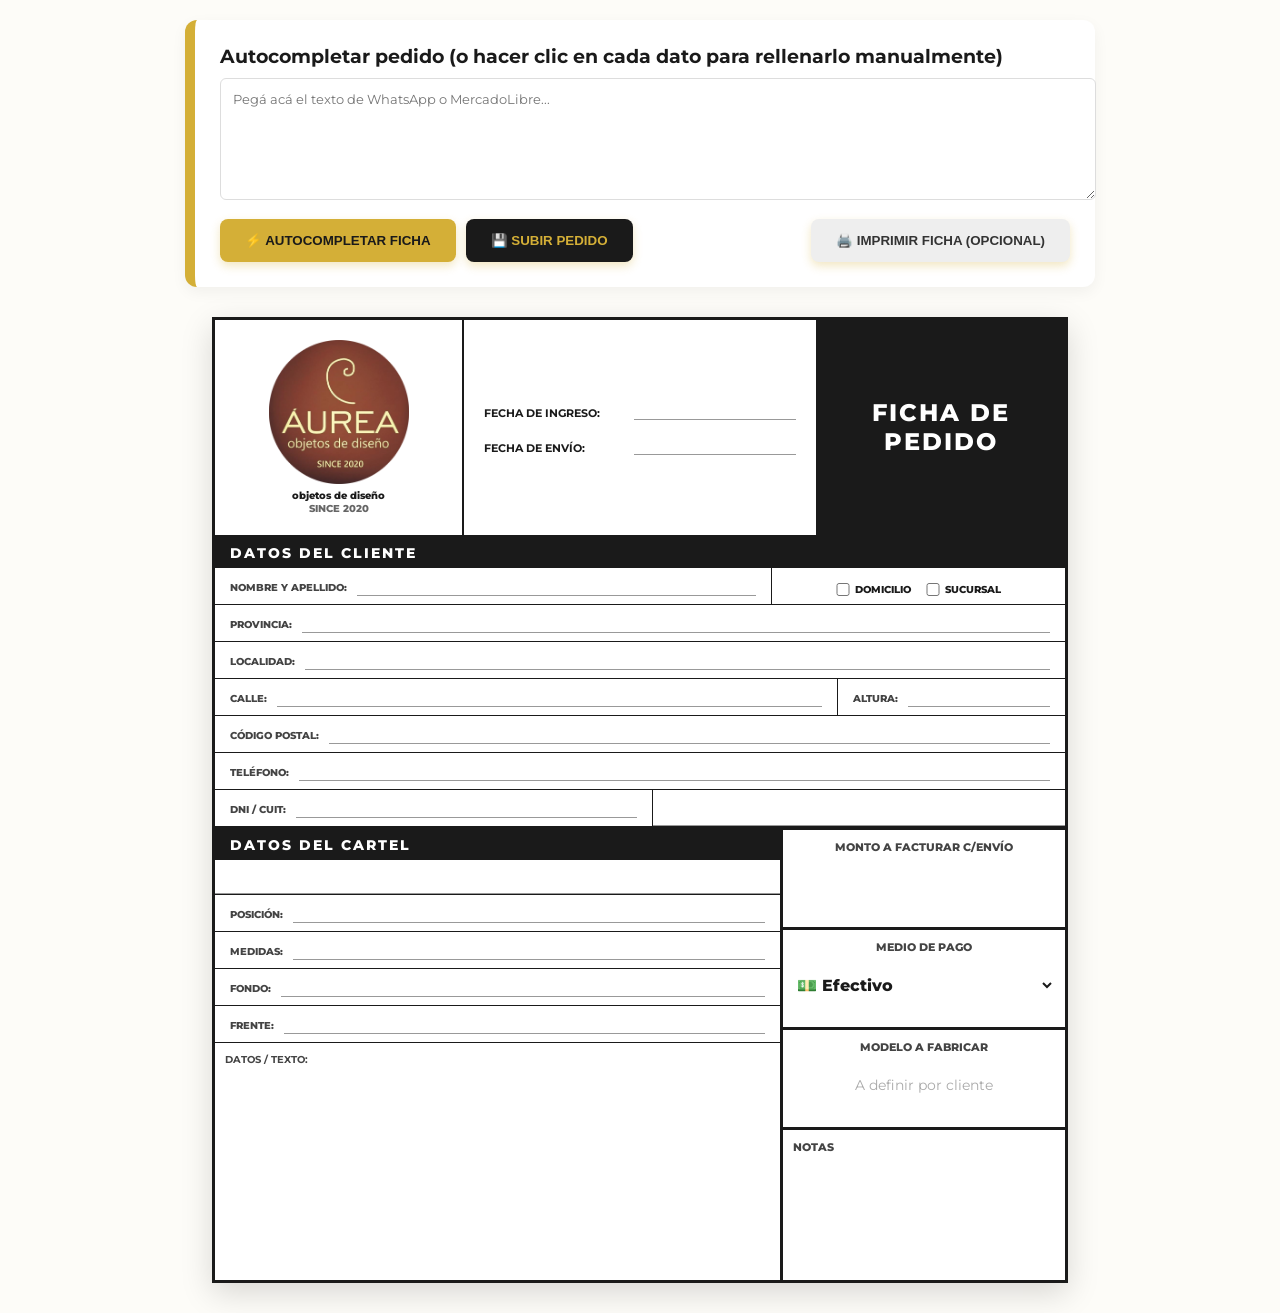
<file: index.html>
<!DOCTYPE html>
<html lang="es">

<head>
    <meta charset="UTF-8">
    <meta name="viewport" content="width=device-width, initial-scale=1.0">
    <title>Ingreso de Pedidos - Áurea</title>
    <link href="https://fonts.googleapis.com/css2?family=Montserrat:wght@400;600;700;800&display=swap" rel="stylesheet">
    <link rel="stylesheet" href="estilos.css">
    <link rel="icon" type="image/png" href="favicon.png">
    <style>
        /* =========================================
           DISEÑO RÉPLICA "FICHA DE PAPEL"
           ========================================= */
        .ficha-impresion {
            background: #fff;
            max-width: 850px;
            margin: 30px auto;
            border: 3px solid #1a1a1a;
            font-family: 'Montserrat', sans-serif;
            color: #1a1a1a;
            box-shadow: 0 10px 30px rgba(0, 0, 0, 0.15);
        }

        .ficha-impresion * {
            box-sizing: border-box;
        }

        /* Encabezado */
        .ficha-header {
            display: flex;
            border-bottom: 3px solid #1a1a1a;
        }

        .header-logo {
            flex: 1;
            padding: 20px;
            text-align: center;
            border-right: 2px solid #1a1a1a;
            display: flex;
            flex-direction: column;
            align-items: center;
            justify-content: center;
        }

        .header-logo img {
            max-width: 140px;
            margin-bottom: 5px;
        }

        .header-logo p {
            margin: 0;
            font-size: 10px;
            font-weight: 800;
        }

        .header-fechas {
            flex: 1.5;
            padding: 15px 20px;
            border-right: 2px solid #1a1a1a;
            display: flex;
            flex-direction: column;
            justify-content: center;
            gap: 15px;
            font-size: 13px;
        }

        .fecha-linea {
            display: flex;
            align-items: flex-end;
        }

        .fecha-linea strong {
            width: 150px;
            font-size: 11px;
        }

        .header-titulo {
            flex: 1;
            background: #1a1a1a;
            color: #fff;
            display: flex;
            align-items: center;
            justify-content: center;
            font-size: 24px;
            font-weight: 800;
            letter-spacing: 2px;
            text-align: center;
            padding: 20px;
        }

        /* Barras Negras de Título */
        .titulo-barra {
            background: #1a1a1a;
            color: #fff;
            padding: 6px 15px;
            font-size: 14px;
            font-weight: 800;
            letter-spacing: 2px;
        }

        /* Filas y Campos tipo Formulario */
        .fila-dato {
            display: flex;
            border-bottom: 1px solid #1a1a1a;
            min-height: 35px;
        }

        .fila-dato:last-child {
            border-bottom: none;
        }

        .campo {
            padding: 8px 15px;
            display: flex;
            align-items: flex-end;
            gap: 10px;
            border-right: 1px solid #1a1a1a;
        }

        .campo:last-child {
            border-right: none;
        }

        .campo strong {
            font-weight: 800;
            color: #444;
            font-size: 10px;
            white-space: nowrap;
            margin-bottom: 2px;
        }

        /* El subrayado donde va el texto */
        .valor {
            flex: 1;
            font-weight: 700;
            font-size: 14px;
            text-transform: uppercase;
            color: #1a1a1a;
            border-bottom: 1px solid #999;
            min-height: 20px;
            padding-left: 5px;
            font-family: 'Montserrat', sans-serif;
        }

        /* Zona Inferior (Cartelería y Cajas) */
        .zona-inferior {
            display: flex;
            border-top: 3px solid #1a1a1a;
        }

        .col-carteleria {
            flex: 2;
            border-right: 3px solid #1a1a1a;
            display: flex;
            flex-direction: column;
        }

        .col-cajas {
            flex: 1;
            display: flex;
            flex-direction: column;
        }

        .caja-cuadrada {
            border-bottom: 3px solid #1a1a1a;
            padding: 10px;
            text-align: center;
            height: 100px;
            display: flex;
            flex-direction: column;
        }

        .caja-cuadrada strong {
            font-size: 11px;
            font-weight: 800;
            color: #444;
        }

        .caja-cuadrada .valor-caja {
            margin: auto;
            font-size: 22px;
            font-weight: 800;
            color: #1a1a1a;
        }

        .caja-notas {
            flex: 1;
            padding: 10px;
            position: relative;
            min-height: 150px;
        }

        .caja-notas strong {
            position: absolute;
            top: 10px;
            left: 10px;
            font-size: 11px;
            font-weight: 800;
            color: #444;
        }

        /* Panel del Vendedor (Para no molestar al imprimir) */
        .panel-vendedor {
            background: white;
            padding: 25px;
            margin: 20px auto;
            max-width: 850px;
            border-radius: 12px;
            box-shadow: 0 5px 15px rgba(0, 0, 0, 0.05);
            border-left: 10px solid var(--dorado);
        }

        textarea {
            width: 100%;
            padding: 12px;
            border: 1px solid #ddd;
            border-radius: 6px;
            font-family: inherit;
            margin-bottom: 15px;
            resize: vertical;
        }

        @media print {
            body {
                background: white;
                padding: 0;
            }

            .header-sistema,
            .panel-vendedor {
                display: none !important;
            }

            .ficha-impresion {
                margin: 0;
                box-shadow: none;
                border: 3px solid #000;
                width: 100%;
                max-width: 100%;
            }
        }

        /* Efecto Visual para todo lo que es Editable (Click y escribir) */
        [contenteditable="true"] {
            outline: none;
            transition: background 0.2s;
            cursor: text;
        }

        [contenteditable="true"]:hover,
        [contenteditable="true"]:focus {
            background-color: #f0f8ff;
            /* Celestito para indicar que es editable */
            border-bottom: 2px solid var(--dorado) !important;
        }
    </style>
</head>

<body>
    <div class="panel-vendedor">
        <h3 style="margin:0 0 10px 0;"> Autocompletar pedido (o hacer clic en cada dato para rellenarlo manualmente)</h3>
        <textarea id="texto-whatsapp" rows="6" placeholder="Pegá acá el texto de WhatsApp o MercadoLibre..."></textarea>
        <div style="display:flex; gap:10px;">
            <button class="btn-aurea" onclick="procesarTexto()">⚡ autocompletar ficha</button>
            <button class="btn-aurea" style="background:var(--antracita); color:var(--dorado);"
                onclick="guardarPedido()">💾 subir pedido</button>
            <button class="btn-aurea" style="background:#eee; color:#333; margin-left: auto;"
                onclick="window.print()">🖨️ Imprimir ficha (opcional)</button>
        </div>
    </div>

    <div class="ficha-impresion">

        <header class="ficha-header">
            <div class="header-logo">
                <img src="logo aurea.png" alt="ÁUREA">
                <p>objetos de diseño</p>
                <p style="color:#666;">SINCE 2020</p>
            </div>
            <div class="header-fechas">
                <div class="fecha-linea">
                    <strong>FECHA DE INGRESO:</strong>
                    <span class="valor" id="fecha-ingreso" contenteditable="true"></span>
                </div>
                <div class="fecha-linea">
                    <strong>FECHA DE ENVÍO:</strong>
                    <span class="valor" id="fecha-envio" contenteditable="true"></span>
                </div>
            </div>
            <div class="header-titulo">
                FICHA DE<br>PEDIDO
            </div>
        </header>
        <div id="alerta-vip"
            style="display: none; background: #fff3cd; color: #856404; padding: 15px; border-radius: 8px; margin-bottom: 20px; text-align: center; border: 2px dashed #ffc107; box-shadow: 0 4px 6px rgba(0,0,0,0.1);">
            <h3 style="margin: 0 0 5px 0; font-size: 18px; font-weight: 900;">🌟 ¡CLIENTE FRECUENTE! 🌟</h3>
            <p id="texto-vip" style="margin: 0; font-size: 14px; font-weight: bold;"></p>
        </div>
        <div class="titulo-barra">DATOS DEL CLIENTE</div>

        <div class="fila-dato">
            <div class="campo" style="flex: 3;">
                <strong>NOMBRE Y APELLIDO:</strong>
                <span class="valor" id="nombre-cliente" contenteditable="true"></span>
            </div>
            <div class="campo" style="flex: 1.5; justify-content: center; gap: 15px;">
                <label
                    style="font-size: 10px; font-weight:800; display:flex; align-items:center; gap:5px; cursor:pointer;">
                    <input type="checkbox" id="check-domicilio" style="width:14px; margin:0; cursor:pointer;"> DOMICILIO
                </label>
                <label
                    style="font-size: 10px; font-weight:800; display:flex; align-items:center; gap:5px; cursor:pointer;">
                    <input type="checkbox" id="check-sucursal" style="width:14px; margin:0; cursor:pointer;"> SUCURSAL
                </label>
            </div>
        </div>

        <div class="fila-dato">
            <div class="campo" style="flex: 1;"><strong>PROVINCIA:</strong><span class="valor" id="provincia"
                    contenteditable="true"></span>
            </div>
        </div>

        <div class="fila-dato">
            <div class="campo" style="flex: 1;"><strong>LOCALIDAD:</strong><span class="valor" id="localidad"
                    contenteditable="true"></span>
            </div>
        </div>

        <div class="fila-dato">
            <div class="campo" style="flex: 3;"><strong>CALLE:</strong><span class="valor" id="calle"
                    contenteditable="true"></span></div>
            <div class="campo" style="flex: 1;"><strong>ALTURA:</strong><span class="valor" id="altura"
                    contenteditable="true"></span></div>
        </div>

        <div class="fila-dato">
            <div class="campo" style="flex: 1;"><strong>CÓDIGO POSTAL:</strong><span class="valor" id="cp"
                    contenteditable="true"></span></div>
        </div>

        <div class="fila-dato">
            <div class="campo" style="flex: 1;"><strong>TELÉFONO:</strong><span class="valor" id="telefono"
                    contenteditable="true"></span>
            </div>
        </div>

        <div class="fila-dato">
            <div class="campo" style="flex: 1;"><strong>DNI / CUIT:</strong><span class="valor" id="dni"
                    contenteditable="true"></span></div>
            <span class="valor" id="datos-envio"contenteditable="true"></span>
        </div>

        <div class="zona-inferior">

            <div class="col-carteleria">
                <div class="titulo-barra">DATOS DEL CARTEL</div>
                <div class="fila-dato">
                    <span class="valor" id="nick"contenteditable="true"></span>
                </div>
                <div class="fila-dato">
                    <div class="campo" style="flex: 1;"><strong>POSICIÓN:</strong><span class="valor" id="posicion"
                            contenteditable="true"></span></div>
                </div>
                <div class="fila-dato">
                    <div class="campo" style="flex: 1;"><strong>MEDIDAS:</strong><span class="valor" id="medidas"
                            contenteditable="true"></span></div>
                </div>
                <div class="fila-dato">
                    <div class="campo" style="flex: 1;"><strong>FONDO:</strong><span class="valor" id="fondo"
                            contenteditable="true"></span>
                    </div>
                </div>
                <div class="fila-dato">
                    <div class="campo" style="flex: 1;"><strong>FRENTE:</strong><span class="valor" id="frente"
                            contenteditable="true"></span>
                    </div>
                </div>

                <div class="fila-dato" style="flex: 1; border-bottom: none; flex-direction: column; padding: 10px;">
                    <strong style="font-size: 10px; color:#444;">DATOS / TEXTO:</strong>
                    <div id="datos-cartel" contenteditable="true"
                        style="flex: 1; margin-top: 10px; font-family: monospace; font-size: 18px; font-weight: 800; border: none; text-transform: uppercase;">
                    </div>
                </div>
            </div>

            <div class="col-cajas">
                <div class="caja-cuadrada">
                    <strong>MONTO A FACTURAR C/ENVÍO</strong>
                    <div class="valor-caja" id="monto" contenteditable="true"></div>
                </div>
                <div class="caja-cuadrada">
                    <strong>MEDIO DE PAGO</strong>
                    <select id="medio-pago" class="valor-caja"
                        style="width: 100%; border: none; background: transparent; cursor: pointer; outline: none; font-family: inherit; font-size: inherit;">
                        <option value="Efectivo">💵 Efectivo</option>
                        <option value="Transferencia Bancaria">🏦 Transferencia</option>
                        <option value="Mercado Pago">📱 Mercado Pago</option>
                    </select>
                </div>
                <div class="caja-cuadrada">
                    <strong>MODELO A FABRICAR</strong>
                    <div class="valor-caja" style="color:#aaa; font-weight:400; font-size:14px;">A definir por cliente
                    </div>
                </div>
                <div class="caja-notas">
                    <strong>NOTAS</strong>
                    <div contenteditable="true" style="margin-top: 25px; height: 100%; outline: none; font-size: 13px;">
                    </div>
                </div>
            </div>
        </div>

    </div>

    <script src="logica.js?v=2"></script>
</body>

</html>
</file>
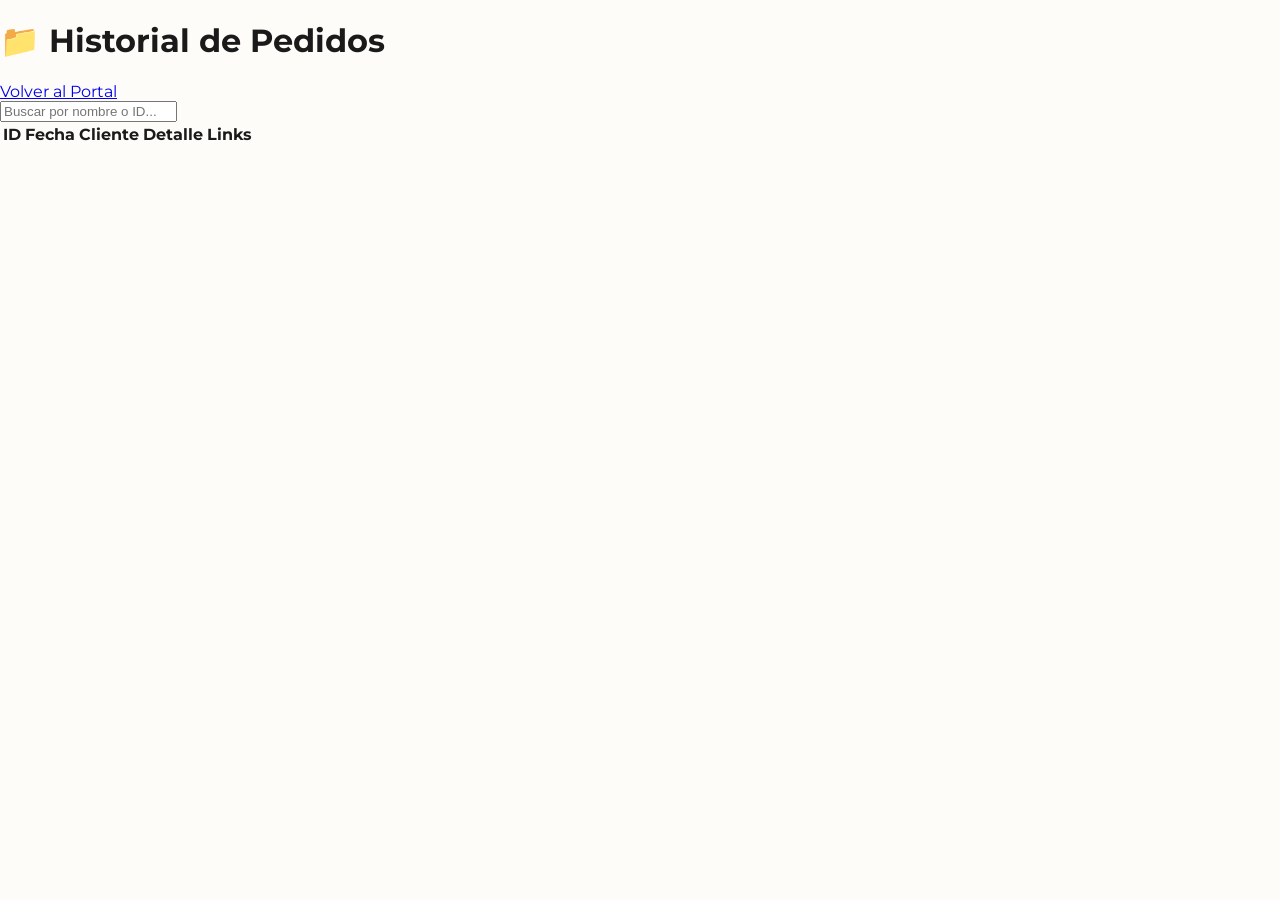
<file: archivo.html>
<!DOCTYPE html>
<html lang="es">

<head>
    <meta charset="UTF-8">
    <title>Archivo Histórico - Áurea Deco</title>
    <link rel="stylesheet" href="estilos.css">
    <meta name="viewport" content="width=device-width, initial-scale=1.0">
    <link href="https://fonts.googleapis.com/css2?family=Montserrat:wght@400;600;700&display=swap" rel="stylesheet">
    <link rel="icon" type="image/png" href="favicon.png">

</head>

<body>
    <div class="container">
        <header>
            <h1>📁 Historial de Pedidos</h1>
            <a href="portal.html" class="btn-volver">Volver al Portal</a>
        </header>

        <input type="text" id="buscador" placeholder="Buscar por nombre o ID..." onkeyup="filtrarArchivo()">

        <table id="tabla-archivo">
            <thead>
                <tr>
                    <th>ID</th>
                    <th>Fecha</th>
                    <th>Cliente</th>
                    <th>Detalle</th>
                    <th>Links</th>
                </tr>
            </thead>
            <tbody id="cuerpo-archivo">
            </tbody>
        </table>
    </div>
    <script src="archivo.js"></script>
</body>

</html>
</file>
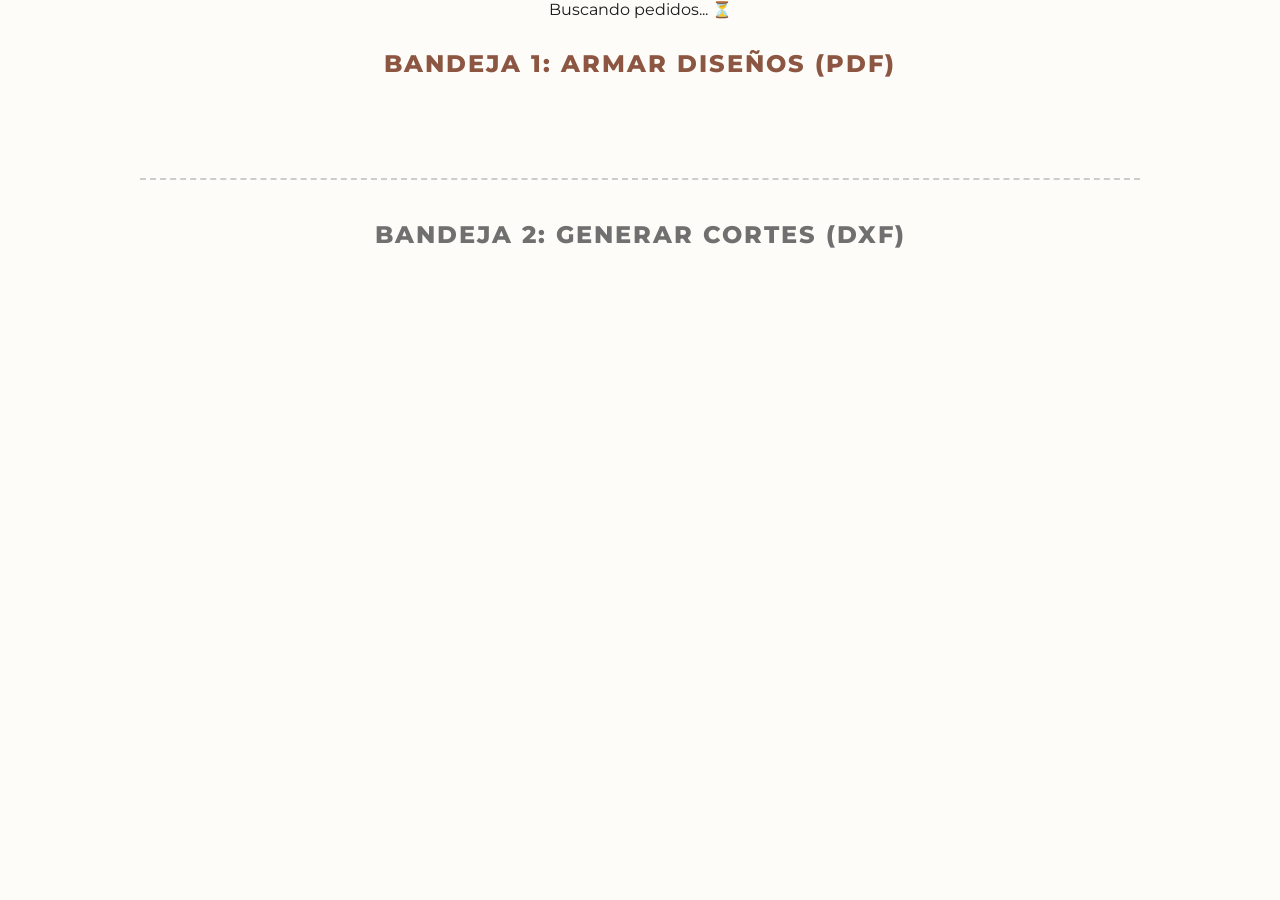
<file: disenador.html>
<!DOCTYPE html>
<html lang="es">

<head>
    <meta charset="UTF-8">
    <meta name="viewport" content="width=device-width, initial-scale=1.0">
    <title>Panel de Diseño - Áurea</title>
    <link href="https://fonts.googleapis.com/css2?family=Montserrat:wght@400;600;700&display=swap" rel="stylesheet">
    <link rel="stylesheet" href="estilos.css">
    <link rel="icon" type="image/png" href="favicon.png">
 
    <style>
        .contenedor-tarjetas {
            display: flex;
            flex-wrap: wrap;
            gap: 20px;
            justify-content: center;
            max-width: 1200px;
            margin: 0 auto;
        }

        .tarjeta-diseno {
            background: white;
            padding: 20px;
            border-radius: 12px;
            box-shadow: 0 4px 10px rgba(0, 0, 0, 0.1);
            width: 320px;
            border-top: 4px solid #1a1a1a;
        }

        .tarjeta-dxf {
            background: white;
            padding: 20px;
            border-radius: 12px;
            box-shadow: 0 4px 10px rgba(0, 0, 0, 0.1);
            width: 320px;
            border-top: 4px solid #007bff;
        }

        .datos-cartel {
            background: #f9f9f9;
            padding: 10px;
            border-radius: 6px;
            margin: 15px 0;
            border-left: 3px solid #d4af37;
            font-family: monospace;
            font-size: 15px;
        }

        .input-link {
            width: 100%;
            padding: 10px;
            border: 1px solid #ccc;
            border-radius: 6px;
            margin-bottom: 10px;
            box-sizing: border-box;
        }

        .btn-subir {
            background-color: #1a1a1a;
            color: #d4af37;
            border: none;
            padding: 10px;
            border-radius: 6px;
            width: 100%;
            cursor: pointer;
            font-weight: bold;
        }

        .btn-subir:hover {
            background-color: #333;
        }

        .btn-dxf {
            background-color: #007bff;
            color: white;
            border: none;
            padding: 12px;
            border-radius: 6px;
            width: 100%;
            cursor: pointer;
            font-weight: bold;
            margin-top: 10px;
        }

        .btn-dxf:hover {
            background-color: #0056b3;
        }
    </style>
</head>

<body>
    <div id="cargando" style="text-align: center;">Buscando pedidos... ⏳</div>
    <h2 style="text-align: center; margin-top: 30px;">Bandeja 1: Armar Diseños (PDF)</h2>
    
    <div class="contenedor-tarjetas" id="contenedor-nuevos"></div>

    <hr style="margin: 40px auto; max-width: 1000px; border: 0; border-top: 2px dashed #ccc;">

    <h2 style="text-align: center; color: #707070;">Bandeja 2: Generar cortes  (DXF)</h2>
    <div class="contenedor-tarjetas" id="contenedor-dxf"></div>

    <script src="disenador.js"></script>
</body>

</html>
</file>
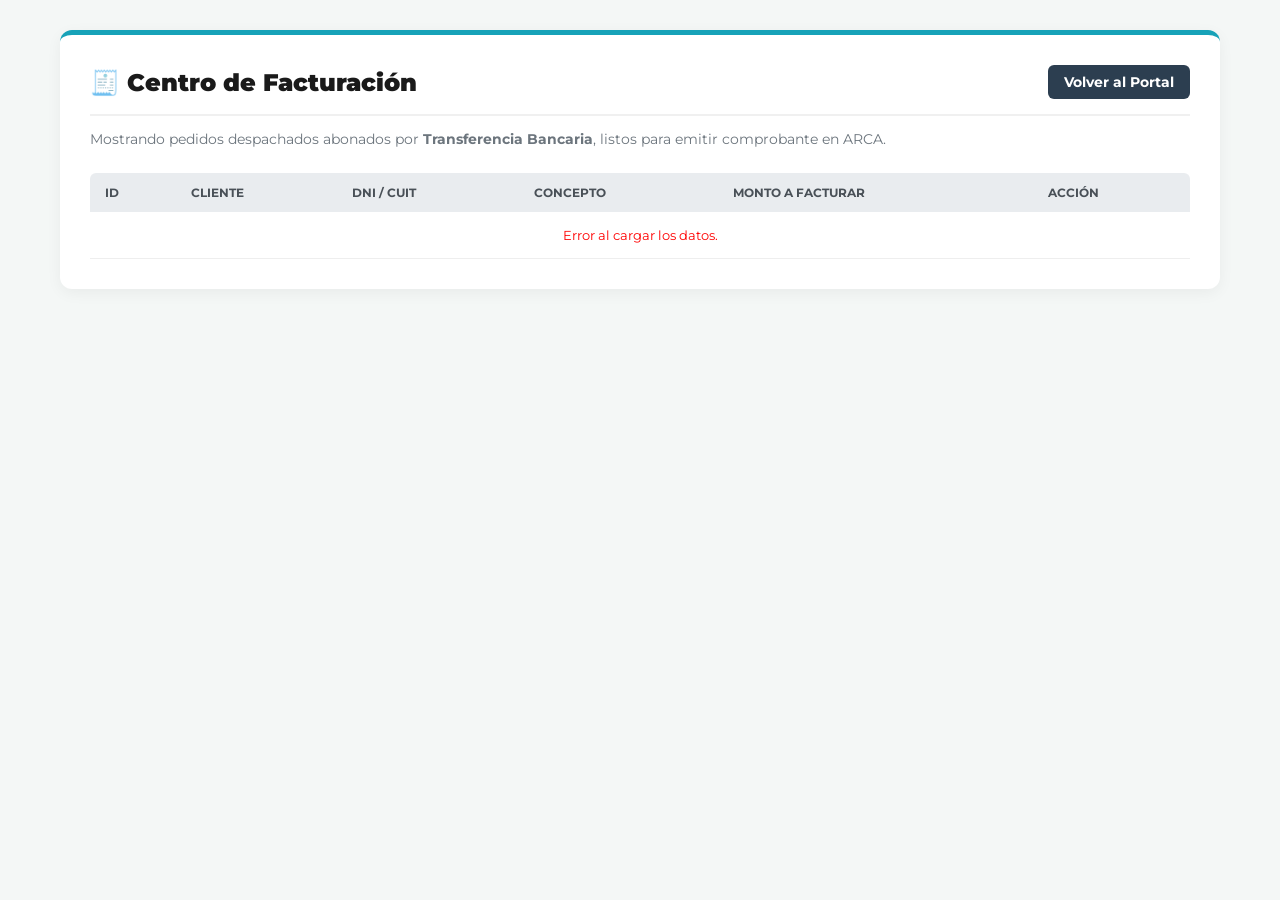
<file: facturacion.html>
<!DOCTYPE html>
<html lang="es">

<head>
    <meta charset="UTF-8">
    <title>Facturación - Áurea Deco</title>
    <link rel="stylesheet" href="estilos.css">
        <link rel="icon" type="image/png" href="favicon.png">
    <style>
        @import url('https://fonts.googleapis.com/css2?family=Montserrat:wght@400;700;900&display=swap');

        body {
            font-family: 'Montserrat', sans-serif;
            background-color: #f4f7f6;
            color: #333;
            margin: 0;
            padding: 30px 20px;
        }

        .contenedor-moderno {
            max-width: 1100px;
            margin: 0 auto;
            background: #ffffff;
            padding: 30px;
            border-radius: 12px;
            box-shadow: 0 4px 15px rgba(0, 0, 0, 0.05);
            border-top: 5px solid #17a2b8;
            /* Rayita celeste arriba */
        }

        header {
            display: flex;
            justify-content: space-between;
            align-items: center;
            border-bottom: 2px solid #f0f0f0;
            padding-bottom: 15px;
            margin-bottom: 10px;
        }

        h1 {
            margin: 0;
            color: #1a1a1a;
            font-size: 24px;
            font-weight: 900;
        }

        .btn-volver {
            text-decoration: none;
            background: #2c3e50;
            color: white;
            padding: 8px 16px;
            border-radius: 6px;
            font-weight: 700;
            font-size: 14px;
            transition: background 0.2s;
        }

        .btn-volver:hover {
            background: #1a252f;
        }

        .subtitulo {
            text-align: left;
            color: #6c757d;
            font-size: 14px;
            margin-bottom: 25px;
        }

        /* Estilos de la Tabla de Facturación */
        table {
            width: 100%;
            border-collapse: collapse;
            font-size: 13px;
        }

        th {
            background: #e9ecef;
            color: #495057;
            text-align: left;
            padding: 12px 15px;
            font-weight: 700;
            text-transform: uppercase;
            font-size: 12px;
        }

        th:first-child {
            border-top-left-radius: 6px;
        }

        th:last-child {
            border-top-right-radius: 6px;
        }

        td {
            padding: 15px;
            border-bottom: 1px solid #eee;
            vertical-align: middle;
        }

        tr:hover {
            background-color: #f8f9fa;
        }

        /* Estilos extra para botones internos de la tabla */
        button {
            font-family: 'Montserrat', sans-serif;
        }
    </style>
</head>

<body>
    <div class="contenedor-moderno">
        <header>
            <h1>🧾 Centro de Facturación</h1>
            <a href="portal.html" class="btn-volver">Volver al Portal</a>
        </header>

        <p class="subtitulo">
            Mostrando pedidos despachados abonados por <b>Transferencia Bancaria</b>, listos para emitir comprobante en
            ARCA.
        </p>

        <table id="tabla-facturas">
            <thead>
                <tr>
                    <th>ID</th>
                    <th>Cliente</th>
                    <th>DNI / CUIT</th>
                    <th>Concepto</th>
                    <th>Monto a Facturar</th>
                    <th>Acción</th>
                </tr>
            </thead>
            <tbody id="cuerpo-facturas">
                <tr>
                    <td colspan="6" style="text-align: center; padding: 30px;">Cargando datos...</td>
                </tr>
            </tbody>
        </table>
    </div>

    <script src="facturacion.js"></script>
</body>

</html>
</file>
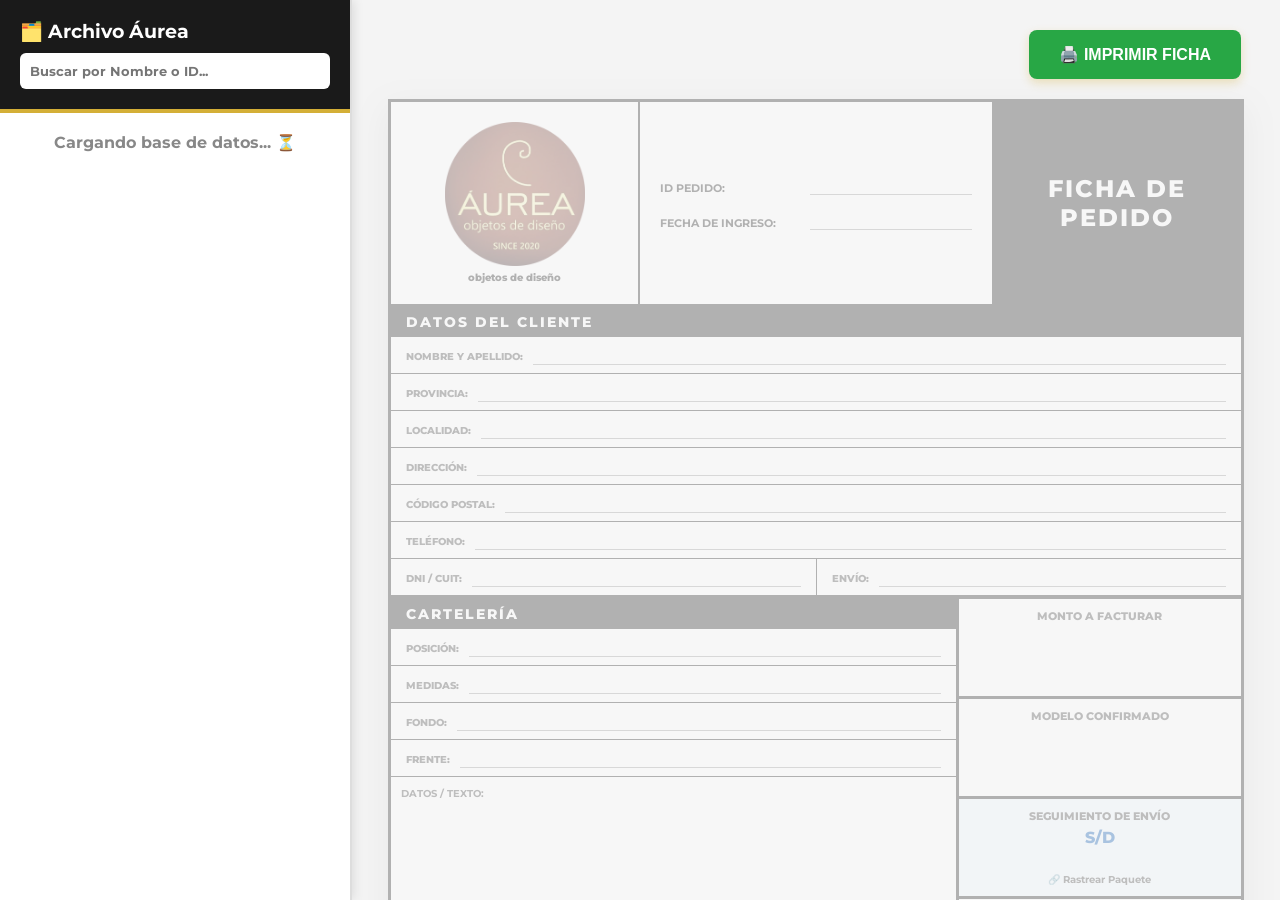
<file: imprimir.html>
<!DOCTYPE html>
<html lang="es">

<head>
    <meta charset="UTF-8">
    <meta name="viewport" content="width=device-width, initial-scale=1.0">
    <title>Archivo de Fichas - Áurea</title>
    <link href="https://fonts.googleapis.com/css2?family=Montserrat:wght@400;600;700;800&display=swap" rel="stylesheet">
    <link rel="stylesheet" href="estilos.css">
    <style>
        body {
            display: flex;
            height: 100vh;
            margin: 0;
            background: #f4f4f4;
            overflow: hidden;
        }

        /* Panel Lateral (Buscador) */
        .panel-lateral {
            width: 350px;
            background: white;
            border-right: 2px solid #ddd;
            display: flex;
            flex-direction: column;
            height: 100%;
            box-shadow: 2px 0 10px rgba(0, 0, 0, 0.1);
            z-index: 10;
        }

        .buscador-caja {
            padding: 20px;
            background: var(--antracita);
            color: white;
            border-bottom: 4px solid var(--dorado);
        }

        .buscador-caja input {
            width: 100%;
            padding: 10px;
            border-radius: 6px;
            border: none;
            font-family: 'Montserrat';
            font-weight: bold;
            margin-top: 10px;
            box-sizing: border-box;
        }

        .lista-pedidos {
            flex: 1;
            overflow-y: auto;
            padding: 10px;
        }

        .item-pedido {
            padding: 15px;
            border-bottom: 1px solid #eee;
            cursor: pointer;
            transition: 0.2s;
            border-left: 4px solid transparent;
        }

        .item-pedido:hover {
            background: #f9f9f9;
            border-left-color: var(--dorado);
        }

        .item-pedido strong {
            display: block;
            color: var(--antracita);
        }

        .item-pedido small {
            color: #888;
            font-weight: bold;
        }

        /* Área Principal (La Ficha) */
        .area-impresion {
            flex: 1;
            overflow-y: auto;
            padding: 30px;
            display: flex;
            flex-direction: column;
            align-items: center;
        }

        .botonera {
            width: 100%;
            max-width: 850px;
            display: flex;
            justify-content: flex-end;
            margin-bottom: 20px;
        }

        /* Estilos calcados de la Ficha Original */
        .ficha-impresion {
            background: #fff;
            width: 100%;
            max-width: 850px;
            border: 3px solid #1a1a1a;
            font-family: 'Montserrat', sans-serif;
            color: #1a1a1a;
            box-shadow: 0 10px 30px rgba(0, 0, 0, 0.15);
        }

        .ficha-impresion * {
            box-sizing: border-box;
        }

        .ficha-header {
            display: flex;
            border-bottom: 3px solid #1a1a1a;
        }

        .header-logo {
            flex: 1;
            padding: 20px;
            text-align: center;
            border-right: 2px solid #1a1a1a;
            display: flex;
            flex-direction: column;
            align-items: center;
            justify-content: center;
        }

        .header-logo img {
            max-width: 140px;
            margin-bottom: 5px;
        }

        .header-logo p {
            margin: 0;
            font-size: 10px;
            font-weight: 800;
        }

        .header-fechas {
            flex: 1.5;
            padding: 15px 20px;
            border-right: 2px solid #1a1a1a;
            display: flex;
            flex-direction: column;
            justify-content: center;
            gap: 15px;
            font-size: 13px;
        }

        .fecha-linea {
            display: flex;
            align-items: flex-end;
        }

        .fecha-linea strong {
            width: 150px;
            font-size: 11px;
        }

        .header-titulo {
            flex: 1;
            background: #1a1a1a;
            color: #fff;
            display: flex;
            align-items: center;
            justify-content: center;
            font-size: 24px;
            font-weight: 800;
            letter-spacing: 2px;
            text-align: center;
            padding: 20px;
        }

        .titulo-barra {
            background: #1a1a1a;
            color: #fff;
            padding: 6px 15px;
            font-size: 14px;
            font-weight: 800;
            letter-spacing: 2px;
        }

        .fila-dato {
            display: flex;
            border-bottom: 1px solid #1a1a1a;
            min-height: 35px;
        }

        .fila-dato:last-child {
            border-bottom: none;
        }

        .campo {
            padding: 8px 15px;
            display: flex;
            align-items: flex-end;
            gap: 10px;
            border-right: 1px solid #1a1a1a;
        }

        .campo:last-child {
            border-right: none;
        }

        .campo strong {
            font-weight: 800;
            color: #444;
            font-size: 10px;
            white-space: nowrap;
            margin-bottom: 2px;
        }

        .valor {
            flex: 1;
            font-weight: 700;
            font-size: 14px;
            text-transform: uppercase;
            color: #1a1a1a;
            border-bottom: 1px solid #999;
            min-height: 20px;
            padding-left: 5px;
            font-family: 'Montserrat', sans-serif;
        }

        .zona-inferior {
            display: flex;
            border-top: 3px solid #1a1a1a;
        }

        .col-carteleria {
            flex: 2;
            border-right: 3px solid #1a1a1a;
            display: flex;
            flex-direction: column;
        }

        .col-cajas {
            flex: 1;
            display: flex;
            flex-direction: column;
        }

        .caja-cuadrada {
            border-bottom: 3px solid #1a1a1a;
            padding: 10px;
            text-align: center;
            height: 100px;
            display: flex;
            flex-direction: column;
        }

        .caja-cuadrada strong {
            font-size: 11px;
            font-weight: 800;
            color: #444;
        }

        .caja-cuadrada .valor-caja {
            margin: auto;
            font-size: 22px;
            font-weight: 800;
            color: #1a1a1a;
        }

        .caja-notas {
            flex: 1;
            padding: 10px;
            position: relative;
            min-height: 150px;
        }

        .caja-notas strong {
            position: absolute;
            top: 10px;
            left: 10px;
            font-size: 11px;
            font-weight: 800;
            color: #444;
        }

        /* Magia para que la impresora solo vea la ficha */
        @media print {
            body {
                background: white;
                overflow: visible;
                display: block;
            }

            .panel-lateral,
            .botonera {
                display: none !important;
            }

            .area-impresion {
                padding: 0;
                display: block;
            }

            .ficha-impresion {
                margin: 0;
                box-shadow: none;
                border: 3px solid #000;
                width: 100%;
                max-width: 100%;
            }
        }
    </style>
</head>

<body>

    <div class="panel-lateral">
        <div class="buscador-caja">
            <h3 style="margin:0;">🗂️ Archivo Áurea</h3>
            <input type="text" id="buscador" placeholder="Buscar por Nombre o ID..." onkeyup="filtrarPedidos()">
        </div>
        <div id="cargando" style="padding: 20px; text-align: center; font-weight: bold; color: #888;">Cargando base de
            datos... ⏳</div>
        <div class="lista-pedidos" id="lista-pedidos">
        </div>
    </div>

    <div class="area-impresion">
        <div class="botonera">
            <button class="btn-aurea" style="background:#28a745; color:white; font-size: 16px; padding: 15px 30px;"
                onclick="window.print()">🖨️ IMPRIMIR FICHA</button>
        </div>

        <div class="ficha-impresion" id="ficha-papel" style="opacity: 0.3; pointer-events: none;">
            <header class="ficha-header">
                <div class="header-logo">
                    <img src="logo aurea.png" alt="ÁUREA">
                    <p>objetos de diseño</p>
                </div>
                <div class="header-fechas">
                    <div class="fecha-linea"><strong>ID PEDIDO:</strong><span class="valor" id="f-id"
                            style="color:var(--oxido); font-size: 18px;"></span></div>
                    <div class="fecha-linea"><strong>FECHA DE INGRESO:</strong><span class="valor" id="f-fecha"></span>
                    </div>
                </div>
                <div class="header-titulo">FICHA DE<br>PEDIDO</div>
            </header>

            <div class="titulo-barra">DATOS DEL CLIENTE</div>
            <div class="fila-dato">
                <div class="campo" style="flex: 1;"><strong>NOMBRE Y APELLIDO:</strong><span class="valor"
                        id="f-nombre"></span></div>
            </div>
            <div class="fila-dato">
                <div class="campo" style="flex: 1;"><strong>PROVINCIA:</strong><span class="valor"
                        id="f-provincia"></span></div>
            </div>
            <div class="fila-dato">
                <div class="campo" style="flex: 1;"><strong>LOCALIDAD:</strong><span class="valor"
                        id="f-localidad"></span></div>
            </div>
            <div class="fila-dato">
                <div class="campo" style="flex: 3;"><strong>DIRECCIÓN:</strong><span class="valor"
                        id="f-direccion"></span></div>
            </div>
            <div class="fila-dato">
                <div class="campo" style="flex: 1;"><strong>CÓDIGO POSTAL:</strong><span class="valor" id="f-cp"></span>
                </div>
            </div>
            <div class="fila-dato">
                <div class="campo" style="flex: 1;"><strong>TELÉFONO:</strong><span class="valor"
                        id="f-telefono"></span></div>
            </div>
            <div class="fila-dato">
                <div class="campo" style="flex: 1;"><strong>DNI / CUIT:</strong><span class="valor" id="f-dni"></span>
                </div>
                <div class="campo" style="flex: 1;"><strong>ENVÍO:</strong><span class="valor" id="f-envio"></span>
                </div>
            </div>

            <div class="zona-inferior">
                <div class="col-carteleria">
                    <div class="titulo-barra">CARTELERÍA</div>
                    <div class="fila-dato">
                        <div class="campo" style="flex: 1;"><strong>POSICIÓN:</strong><span class="valor"
                                id="f-posicion"></span></div>
                    </div>
                    <div class="fila-dato">
                        <div class="campo" style="flex: 1;"><strong>MEDIDAS:</strong><span class="valor"
                                id="f-medidas"></span></div>
                    </div>
                    <div class="fila-dato">
                        <div class="campo" style="flex: 1;"><strong>FONDO:</strong><span class="valor"
                                id="f-fondo"></span></div>
                    </div>
                    <div class="fila-dato">
                        <div class="campo" style="flex: 1;"><strong>FRENTE:</strong><span class="valor"
                                id="f-frente"></span></div>
                    </div>
                    <div class="fila-dato" style="flex: 1; border-bottom: none; flex-direction: column; padding: 10px;">
                        <strong style="font-size: 10px; color:#444;">DATOS / TEXTO:</strong>
                        <div id="f-textos"
                            style="flex: 1; margin-top: 10px; font-family: monospace; font-size: 18px; font-weight: 800; border: none; text-transform: uppercase;">
                        </div>
                    </div>
                </div>
                <div class="col-cajas">
                    <div class="caja-cuadrada"><strong>MONTO A FACTURAR</strong>
                        <div class="valor-caja" id="f-monto"></div>
                    </div>
                    <div class="caja-cuadrada"><strong>MODELO CONFIRMADO</strong>
                        <div class="valor-caja" id="f-modelo" style="color:#007bff;"></div>
                    </div>
                
                    <div class="caja-cuadrada" style="background: #f0f8ff;">
                        <strong>SEGUIMIENTO DE ENVÍO</strong>
                        <div class="valor-caja" id="f-tracking" style="color:#0056b3; font-size:16px; margin-top:5px;">S/D</div>
                        <a href="https://www.correoargentino.com.ar/formularios/e-commerce" target="_blank"
                            style="font-size:10px; color:#444; font-weight:bold; text-decoration:none; margin-top:5px;">🔗 Rastrear
                            Paquete</a>
                    </div>
                
                    <div class="caja-notas" style="min-height: 80px;"><strong>ESTADO ACTUAL:</strong><br><br><span id="f-estado"
                            style="font-weight: bold; color: var(--oxido);"></span></div>
                </div>
            </div>
        </div>
    </div>

    <script>
        const urlAppsScript = "https://script.google.com/macros/s/AKfycbxC4Q2rPVwBMbdBdEhQVCIjPm_YxPucKJ6eS0fcKL1we734KNuCusPWzWnydWcyyP4Nyw/exec";
        let baseDeDatos = [];

        document.addEventListener("DOMContentLoaded", () => {
            fetch(urlAppsScript).then(res => res.json()).then(datos => {
                // Invertimos para ver los más nuevos primero
                baseDeDatos = datos.reverse();
                document.getElementById("cargando").style.display = "none";
                renderizarLista(baseDeDatos);
            });
        });

        function renderizarLista(pedidos) {
            const div = document.getElementById("lista-pedidos");
            div.innerHTML = "";
            pedidos.forEach(p => {
                div.innerHTML += `
                    <div class="item-pedido" onclick='cargarFicha(${JSON.stringify(p)})'>
                        <strong>${p.nombre}</strong>
                        <small>${p.id} - ${p.medida}</small>
                    </div>
                `;
            });
        }

        function filtrarPedidos() {
            const texto = document.getElementById("buscador").value.toLowerCase();
            const filtrados = baseDeDatos.filter(p => p.nombre.toLowerCase().includes(texto) || p.id.toLowerCase().includes(texto));
            renderizarLista(filtrados);
        }

        function cargarFicha(p) {
            // Ilumina la ficha
            document.getElementById("ficha-papel").style.opacity = "1";

            // Volcar datos
            const fDate = p.fecha ? p.fecha.split('T')[0] : '';
            document.getElementById("f-id").innerText = p.id;
            document.getElementById("f-fecha").innerText = fDate;
            document.getElementById("f-nombre").innerText = p.nombre;
            document.getElementById("f-provincia").innerText = p.provincia;
            document.getElementById("f-localidad").innerText = p.localidad;
            document.getElementById("f-direccion").innerText = p.direccion;
            document.getElementById("f-cp").innerText = p.cp;
            document.getElementById("f-telefono").innerText = p.celular;
            document.getElementById("f-dni").innerText = p.dni;
            document.getElementById("f-envio").innerText = p.tipoEnvio;

            document.getElementById("f-posicion").innerText = p.posicion;
            document.getElementById("f-medidas").innerText = p.medida;
            document.getElementById("f-fondo").innerText = p.fondo;
            document.getElementById("f-frente").innerText = p.frente;
            document.getElementById("f-textos").innerText = p.textos;

            document.getElementById("f-monto").innerText = p.monto || "S/D";
            document.getElementById("f-modelo").innerText = p.modelo || "A definir";
            document.getElementById("f-estado").innerText = p.estado;
            // EL TRUCO NINJA: Rescatar el código de seguimiento del progreso
            let tracking = "Sin Seguimiento";
            if (p.progreso && p.progreso.includes("TRACKING_")) {
                const partes = p.progreso.split(',');
                const trackPart = partes.find(part => part.startsWith("TRACKING_"));
                if (trackPart) {
                    tracking = trackPart.replace("TRACKING_", "");
                }
            }
            document.getElementById("f-tracking").innerText = tracking;
        }
    </script>
</body>

</html>
</file>
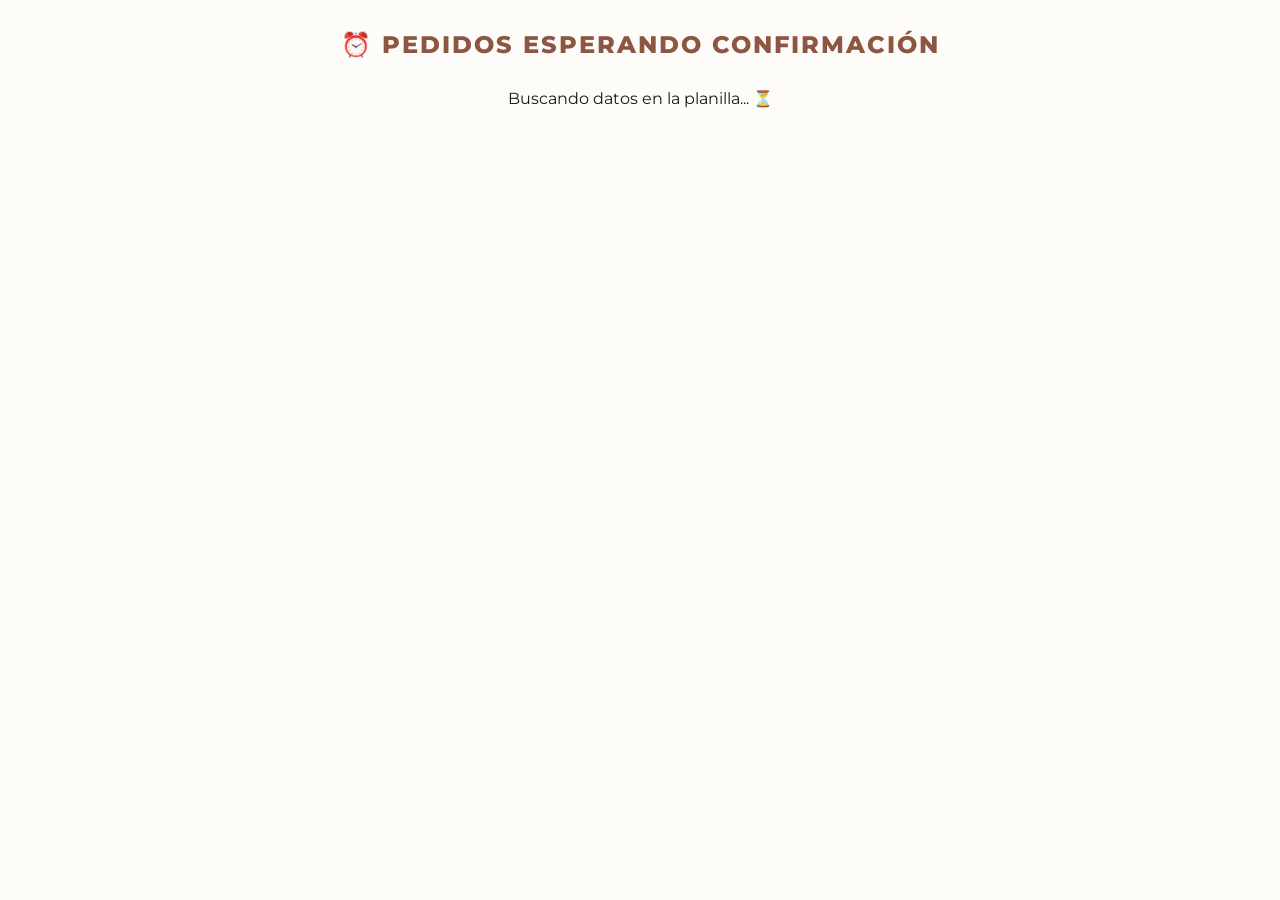
<file: pendientes.html>
<!DOCTYPE html>
<html lang="es">

<head>
    <meta charset="UTF-8">
    <meta name="viewport" content="width=device-width, initial-scale=1.0">
    <title>Gestión de Pendientes - Áurea</title>
    <link href="https://fonts.googleapis.com/css2?family=Montserrat:wght@400;600;700&display=swap" rel="stylesheet">
    <link rel="stylesheet" href="estilos.css">
    <link rel="icon" type="image/png" href="favicon.png">
    <style>
        /* Estilos específicos para las tarjetas de esta pantalla */
        .contenedor-tarjetas {
            display: flex;
            flex-wrap: wrap;
            gap: 20px;
            justify-content: center;
            max-width: 1000px;
            margin: 0 auto;
        }

        .tarjeta-pedido {
            background: white;
            padding: 20px;
            border-radius: 12px;
            box-shadow: 0 4px 10px rgba(0, 0, 0, 0.1);
            width: 320px;
            border-top: 4px solid #d4af37;
        }

        .tarjeta-pedido h4 {
            margin: 0 0 5px 0;
            color: #1a1a1a;
            font-size: 18px;
        }

        .tarjeta-pedido p {
            margin: 5px 0;
            color: #555;
            font-size: 14px;
        }

        .btn-ws {
            background-color: #25D366;
            color: white;
            border: none;
            padding: 10px;
            border-radius: 6px;
            width: 100%;
            cursor: pointer;
            font-weight: bold;
            margin-top: 15px;
        }

        .caja-modelos {
            margin-top: 15px;
            border-top: 1px dashed #ccc;
            padding-top: 10px;
        }

        .grid-botones {
            display: grid;
            grid-template-columns: repeat(3, 1fr);
            gap: 5px;
            margin-top: 10px;
        }

        .btn-mod {
            background: #f0f0f0;
            border: 1px solid #ccc;
            padding: 8px;
            border-radius: 4px;
            cursor: pointer;
            font-weight: bold;
        }

        .btn-mod:hover {
            background: #d4af37;
            color: white;
        }
    </style>
</head>

<body>

    <h2 style="text-align: center; margin-bottom: 30px;">⏰ Pedidos Esperando Confirmación</h2>

    <div id="cargando" style="text-align: center;">Buscando datos en la planilla... ⏳</div>

    <div class="contenedor-tarjetas" id="contenedor-tarjetas"></div>

    <script src="pendientes.js"></script>
</body>

</html>
</file>
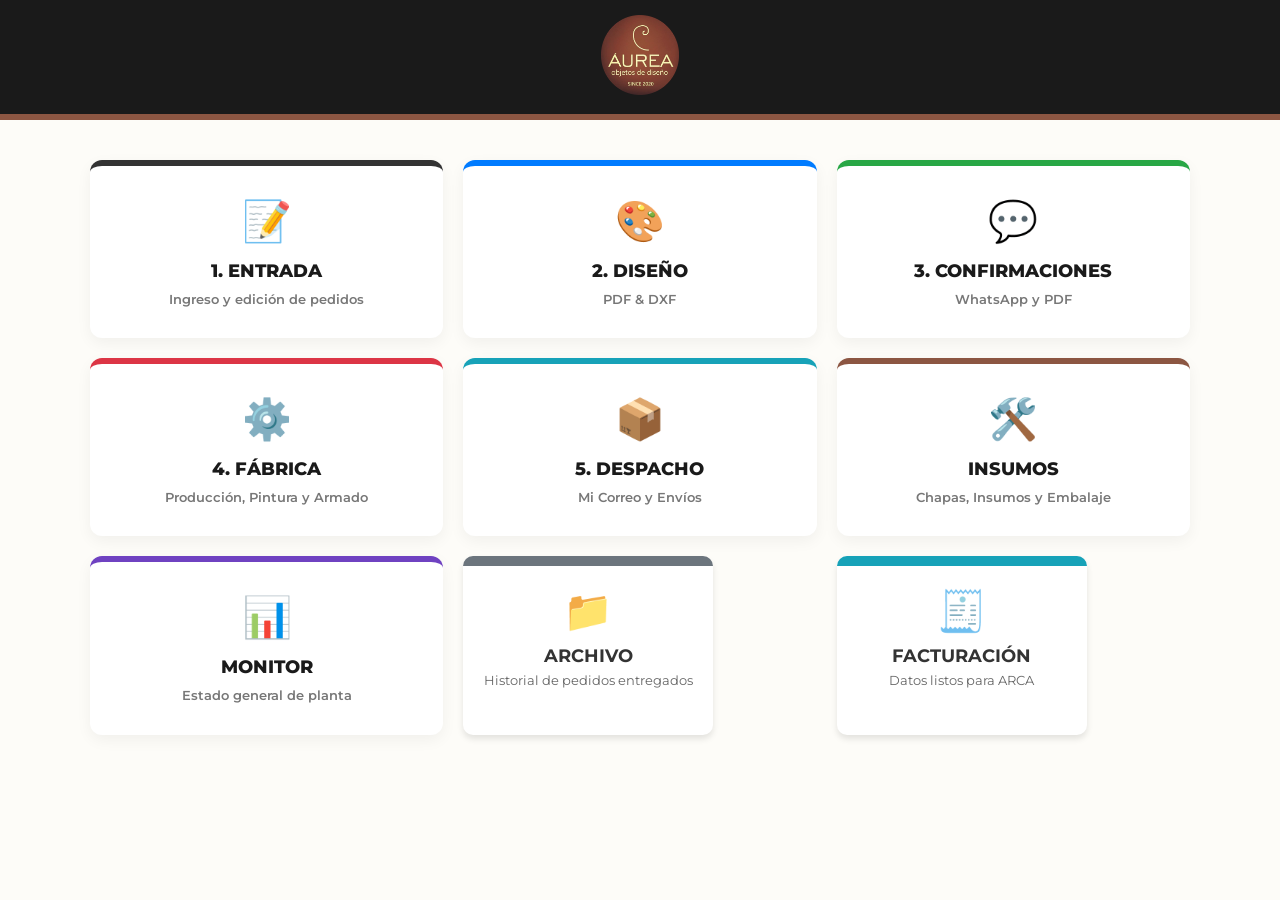
<file: portal.html>
<!DOCTYPE html>
<html lang="es">

<head>
    <meta charset="UTF-8">
    <meta name="viewport" content="width=device-width, initial-scale=1.0">
    <title>Portal Áurea Deco</title>
    <link href="https://fonts.googleapis.com/css2?family=Montserrat:wght@400;600;800&display=swap" rel="stylesheet">
    <link rel="stylesheet" href="estilos.css">
    <link rel="icon" type="image/png" href="favicon.png">
    <style>
        .grid-portal {
            display: grid;
            grid-template-columns: repeat(auto-fit, minmax(280px, 1fr));
            gap: 20px;
            max-width: 1100px;
            margin: 40px auto;
            padding: 0 20px;
        }

        .btn-portal {
            background: white;
            border-radius: 12px;
            padding: 30px 20px;
            text-decoration: none;
            color: var(--antracita);
            box-shadow: 0 5px 15px rgba(0, 0, 0, 0.05);
            border-top: 6px solid var(--dorado);
            transition: all 0.3s ease;
            display: flex;
            flex-direction: column;
            align-items: center;
            text-align: center;
        }

        .btn-portal:hover {
            transform: translateY(-5px);
            box-shadow: 0 12px 25px rgba(0, 0, 0, 0.12);
            background-color: #fffdf9;
        }

        .btn-portal h3 {
            margin: 15px 0 8px 0;
            font-size: 18px;
            font-weight: 800;
        }

        .btn-portal p {
            margin: 0;
            color: #777;
            font-size: 13px;
            font-weight: 600;
            line-height: 1.4;
        }

        .icon-btn {
            font-size: 40px;
        }
    </style>
</head>

<body>
    <div class="header-sistema">
        <img src="logo aurea.png" alt="Áurea Deco" style="max-height: 80px; width: auto; object-fit: contain;">
    </div>

    <div class="grid-portal">
        <a href="index.html" class="btn-portal" style="border-top-color: #333;">
            <span class="icon-btn">📝</span>
            <h3>1. ENTRADA</h3>
            <p>Ingreso y edición de pedidos</p>
        </a>
        <a href="disenador.html" class="btn-portal" style="border-top-color: #007bff;">
            <span class="icon-btn">🎨</span>
            <h3>2. DISEÑO</h3>
            <p>PDF & DXF</p>
        </a>
        <a href="pendientes.html" class="btn-portal" style="border-top-color: #28a745;">
            <span class="icon-btn">💬</span>
            <h3>3. CONFIRMACIONES</h3>
            <p>WhatsApp y PDF</p>
        </a>
        <a href="taller.html" class="btn-portal" style="border-top-color: #dc3545;">
            <span class="icon-btn">⚙️</span>
            <h3>4. FÁBRICA</h3>
            <p>Producción, Pintura y Armado</p>
        </a>
        <a href="despacho.html" class="btn-portal" style="border-top-color: #17a2b8;">
            <span class="icon-btn">📦</span>
            <h3>5. DESPACHO</h3>
            <p>Mi Correo y Envíos</p>
        </a>
        <a href="stock.html" class="btn-portal" style="border-top-color: #8c5642;">
            <span class="icon-btn">🛠️</span>
            <h3>INSUMOS</h3>
            <p>Chapas, Insumos y Embalaje</p>
        </a>

        <a href="tablero.html" class="btn-portal" style="border-top-color: #6f42c1;">
            <span class="icon-btn">📊</span>
            <h3>MONITOR</h3>
            <p>Estado general de planta</p>
        </a>
        <a href="archivo.html"
            style="text-decoration: none; color: inherit; display: block; border-radius: 10px; overflow: hidden; box-shadow: 0 4px 6px rgba(0,0,0,0.1); background: white; transition: transform 0.2s; max-width: 250px;">
            <div style="background: #6c757d; height: 10px; width: 100%;"></div>
        
            <div style="padding: 20px; text-align: center;">
                <div style="font-size: 40px; margin-bottom: 10px;">📁</div>
                <h3 style="margin: 0 0 5px 0; font-family: 'Montserrat', sans-serif; color: #333; font-size: 18px;">ARCHIVO</h3>
                <p style="margin: 0; font-size: 13px; color: #666; font-family: 'Montserrat', sans-serif;">Historial de pedidos
                    entregados</p>
            </div>
        </a>
        <a href="facturacion.html"
            style="text-decoration: none; color: inherit; display: block; border-radius: 10px; overflow: hidden; box-shadow: 0 4px 6px rgba(0,0,0,0.1); background: white; transition: transform 0.2s; max-width: 250px;">
            <div style="background: #17a2b8; height: 10px; width: 100%;"></div>
            <div style="padding: 20px; text-align: center;">
                <div style="font-size: 40px; margin-bottom: 10px;">🧾</div>
                <h3 style="margin: 0 0 5px 0; font-family: 'Montserrat', sans-serif; color: #333; font-size: 18px;">FACTURACIÓN
                </h3>
                <p style="margin: 0; font-size: 13px; color: #666; font-family: 'Montserrat', sans-serif;">Datos listos para
                    ARCA</p>
            </div>
        </a>
    </div>
</body>

</html>
</file>
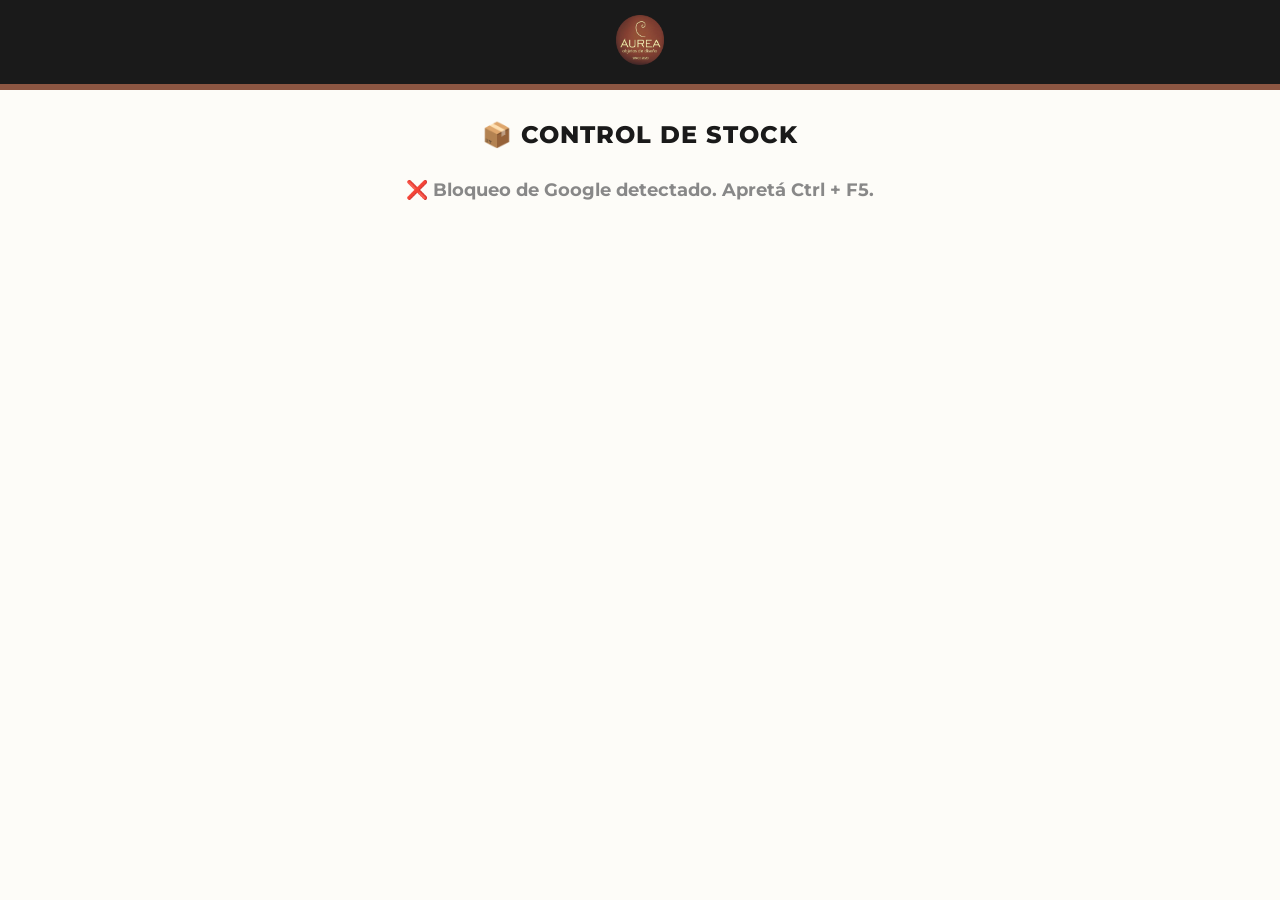
<file: stock.html>
<!DOCTYPE html>
<html lang="es">

<head>
    <meta charset="UTF-8">
    <meta name="viewport" content="width=device-width, initial-scale=1.0">
    <title>Pañol y Stock - Áurea Deco</title>
    <link href="https://fonts.googleapis.com/css2?family=Montserrat:wght@400;600;800&display=swap" rel="stylesheet">
    <link rel="icon" type="image/png" href="favicon.png">
    <style>
        /* --- ESTILOS BASE --- */
        body {
            background: #fdfcf8;
            font-family: 'Montserrat', sans-serif;
            margin: 0;
            padding: 0;
            color: #1a1a1a;
        }

        .header-sistema {
            background-color: #1a1a1a;
            padding: 15px;
            text-align: center;
            border-bottom: 6px solid #8c5642;
        }

        .header-sistema img {
            max-height: 50px;
            width: auto;
            object-fit: contain;
        }

        .contenedor {
            max-width: 1000px;
            margin: 30px auto;
            padding: 0 20px;
        }

        /* --- LAS BARRAS NEGRAS --- */
        .titulo-barra {
            background: #1a1a1a;
            color: #fff;
            padding: 12px 20px;
            font-size: 16px;
            font-weight: 800;
            letter-spacing: 2px;
            margin-top: 40px;
            margin-bottom: 20px;
            border-radius: 6px;
            box-shadow: 0 4px 6px rgba(0, 0, 0, 0.1);
        }

        /* --- GRILLA Y TARJETAS --- */
        .grid-stock {
            display: grid;
            grid-template-columns: repeat(auto-fill, minmax(260px, 1fr));
            gap: 20px;
        }

        .tarjeta-stock {
            background: white;
            border: 2px solid #eee;
            border-top: 6px solid #1a1a1a;
            padding: 20px;
            border-radius: 10px;
            text-align: center;
            box-shadow: 0 5px 15px rgba(0, 0, 0, 0.05);
            transition: 0.2s;
        }

        .tarjeta-stock:hover {
            transform: translateY(-3px);
            box-shadow: 0 8px 20px rgba(0, 0, 0, 0.1);
        }

        .tarjeta-stock.alerta {
            border-top-color: #dc3545;
            background-color: #fff5f5;
            border-color: #ffcccc;
        }

        .item-nombre {
            font-size: 16px;
            font-weight: 800;
            color: #333;
            margin-bottom: 20px;
            height: 40px;
            display: flex;
            align-items: center;
            justify-content: center;
            text-transform: uppercase;
        }

        /* --- BOTONES Y NÚMEROS --- */
        .controles {
            display: flex;
            align-items: center;
            justify-content: center;
            gap: 20px;
            background: #f8f9fa;
            padding: 10px;
            border-radius: 8px;
        }

        .btn-stock {
            background: #1a1a1a;
            color: #d4af37;
            border: none;
            width: 45px;
            height: 45px;
            font-size: 26px;
            font-weight: bold;
            border-radius: 8px;
            cursor: pointer;
            display: flex;
            align-items: center;
            justify-content: center;
            transition: 0.2s;
        }

        .btn-stock:active {
            transform: scale(0.9);
        }

        .btn-stock.restar {
            background: #e0e0e0;
            color: #333;
        }

        .btn-stock.restar:hover {
            background: #dc3545;
            color: white;
        }

        .cantidad {
            font-size: 30px;
            font-weight: 900;
            width: 60px;
            color: #8c5642;
        }
    </style>
</head>

<body>

    <div class="header-sistema">
        <img src="logo aurea.png" alt="Áurea Deco">
    </div>

    <div class="contenedor">
        <h2 style="text-align: center; font-weight: 800; letter-spacing: 1px;">📦 CONTROL DE STOCK</h2>

        <div id="cargando"
            style="text-align: center; color: #888; font-weight: bold; margin-top: 30px; font-size: 18px;">
            Conectando con el almacén... ⏳
        </div>

        <div id="app-stock" style="display: none;">
            <div class="titulo-barra">⚙️ INSUMOS DE TALLER Y CORTE</div>
            <div class="grid-stock" id="grid-taller"></div>

            <div class="titulo-barra">📦 EMBALAJE Y PROTECCIÓN</div>
            <div class="grid-stock" id="grid-embalaje"></div>

            <div class="titulo-barra">🏷️ ACCESORIOS Y ETIQUETAS</div>
            <div class="grid-stock" id="grid-accesorios"></div>
        </div>
    </div>

    <script>
        // TU LINK CORRECTO Y VERIFICADO:
        const urlAppsScript = "https://script.google.com/macros/s/AKfycby6Zk9itMKp09cmOdEkVv0fW0dZRWL0p0IyEiP7gjibIGzYx7q8lHTgQU9ZkLr8532C9w/exec";

        document.addEventListener("DOMContentLoaded", () => {
            // EL TRUCO: credentials: 'omit' simula el modo incógnito
            fetch(urlAppsScript + "?accion=leer_stock", {
                method: 'GET',
                redirect: 'follow',
                credentials: 'omit'
            })
                .then(res => res.json())
                .then(datos => {
                    document.getElementById("cargando").style.display = "none";
                    document.getElementById("app-stock").style.display = "block";
                    renderizarStock(datos.stock || []);
                })
                .catch(e => {
                    console.error("Detalle del error:", e);
                    document.getElementById("cargando").innerHTML = "❌ Bloqueo de Google detectado. Apretá Ctrl + F5.";
                });
        });

        function renderizarStock(items) {
            const gridTaller = document.getElementById("grid-taller");
            const gridEmbalaje = document.getElementById("grid-embalaje");
            const gridAccesorios = document.getElementById("grid-accesorios");

            const catTaller = ["chapa", "electrodo", "nozzle", "pico", "disco", "flap"];
            const catEmbalaje = ["caja", "burbuja", "cinta", "film", "puntera"];

            items.forEach(item => {
                let nombreItem = String(item.item || "").trim();

                if (nombreItem === "" || nombreItem.toLowerCase() === "item" || nombreItem.toLowerCase() === "cantidad") return;

                let cant = parseInt(item.cantidad) || 0;
                let alerta = cant <= 3 ? "alerta" : "";
                let nombreLimpio = nombreItem.toLowerCase();

                let tarjeta = `
                        <div class="tarjeta-stock ${alerta}">
                            <div class="item-nombre">${nombreItem}</div>
                            <div class="controles">
                                <button class="btn-stock restar" onclick="actualizar(${item.fila}, -1, this)">-</button>
                                <div class="cantidad">${cant}</div>
                                <button class="btn-stock" onclick="actualizar(${item.fila}, 1, this)">+</button>
                            </div>
                        </div>
                    `;

                if (catTaller.some(c => nombreLimpio.includes(c))) {
                    gridTaller.innerHTML += tarjeta;
                } else if (catEmbalaje.some(c => nombreLimpio.includes(c))) {
                    gridEmbalaje.innerHTML += tarjeta;
                } else {
                    gridAccesorios.innerHTML += tarjeta;
                }
            });
        }

        function actualizar(fila, cambio, boton) {
            let divCant = boton.parentElement.querySelector('.cantidad');
            let nuevaCant = parseInt(divCant.innerText) + cambio;
            if (nuevaCant < 0) nuevaCant = 0;

            divCant.innerText = "⏳";

            // ACÁ TAMBIÉN AGREGAMOS EL BLINDAJE PARA PODER GUARDAR SIN ERROR
            fetch(urlAppsScript, {
                method: 'POST',
                mode: 'no-cors',
                credentials: 'omit',
                body: JSON.stringify({ accion: "actualizar_stock", fila: fila, cantidad: nuevaCant })
            }).then(() => {
                divCant.innerText = nuevaCant;
                let tarjeta = divCant.closest('.tarjeta-stock');
                if (nuevaCant <= 3) tarjeta.classList.add('alerta');
                else tarjeta.classList.remove('alerta');
            });
        }
    </script>
</body>

</html>
</file>
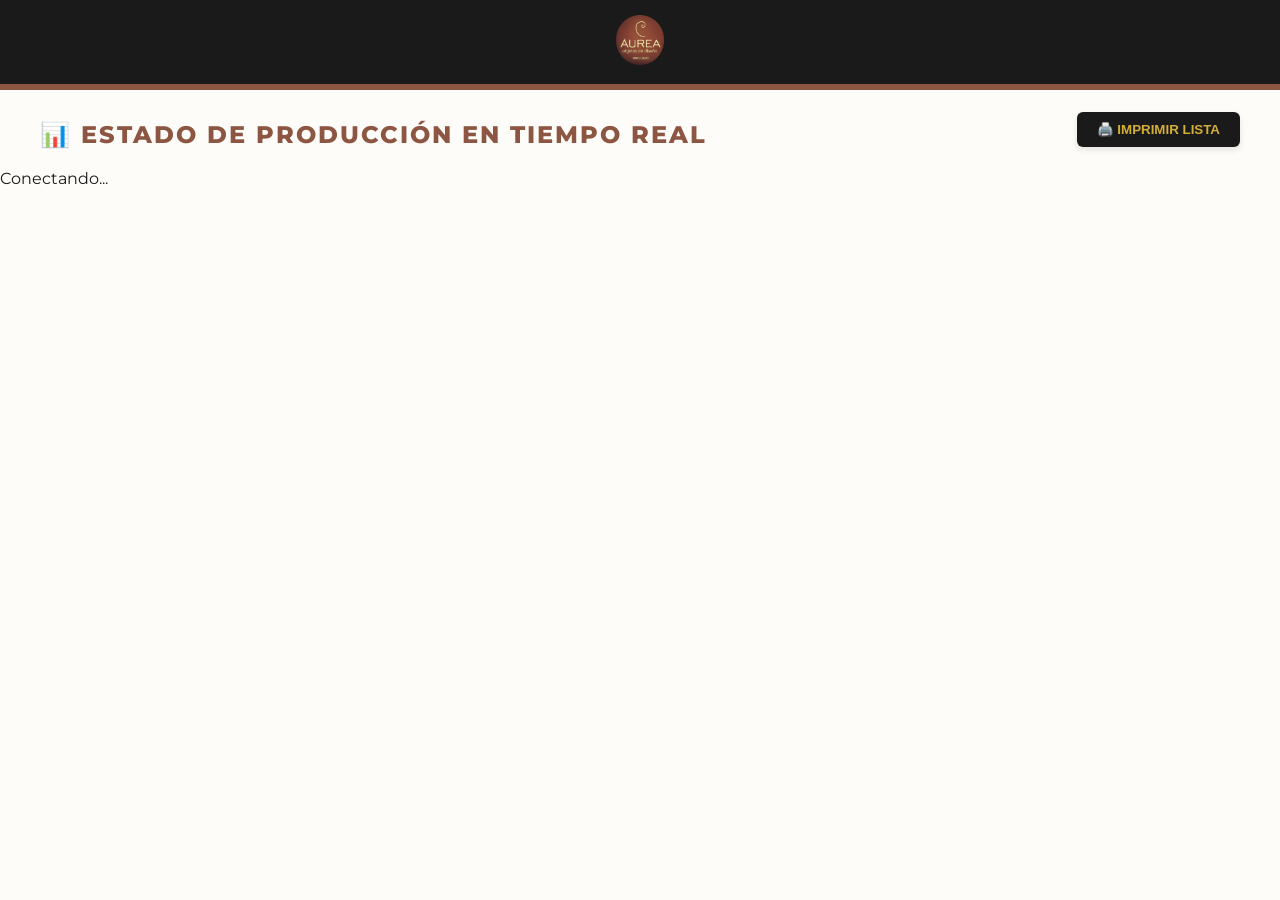
<file: tablero.html>
<!DOCTYPE html>
<html lang="es">

<head>
    <meta charset="UTF-8">
    <title>Monitor de Planta - Áurea</title>
    <link rel="stylesheet" href="estilos.css">
    <link rel="icon" type="image/png" href="favicon.png">
    <style>
        /* Reglas especiales para cuando tocas "Imprimir Lista" */
        @media print {
            body {
                background: white;
                color: black;
            }

            .header-sistema,
            #dashboard-live-aurea,
            #contenedor-buscador-aurea,
            #cargando,
            button {
                display: none !important;
            }

            table {
                width: 100%;
                border-collapse: collapse;
            }

            th,
            td {
                border: 1px solid #ddd !important;
                padding: 10px !important;
                text-align: left;
            }

            /* Apagamos las animaciones para la impresión */
            .anim-oficina,
            .anim-fabrica,
            .anim-despacho {
                animation: none !important;
            }
        }
    </style>
</head>

<body>
    <div class="header-sistema">
        <img src="logo aurea.png" alt="Áurea Deco">
    </div>

    <div
        style="display: flex; justify-content: space-between; align-items: center; max-width: 1200px; margin: 0 auto; padding: 0 20px;">
        <h2>📊 Estado de Producción en Tiempo Real</h2>
        <button onclick="window.print()"
            style="background:#1a1a1a; color:#d4af37; padding:10px 20px; border-radius:6px; font-weight:900; cursor:pointer; border:none; box-shadow:0 3px 6px rgba(0,0,0,0.1);">🖨️
            IMPRIMIR LISTA</button>
    </div>

    <div id="cargando">Conectando...</div>

    <div style="max-width: 1200px; margin: 0 auto; padding: 0 20px;">
        <table class="aurea-table" id="tabla-pedidos" style="display:none; width: 100%;">
            <thead>
                <tr>
                    <th>ID</th>
                    <th>FECHA</th>
                    <th>CLIENTE</th>
                    <th>PEDIDO</th>
                    <th>ETAPA</th>
                    <th>TIEMPO</th>
                </tr>
            </thead>
            <tbody id="cuerpo-tabla"></tbody>
        </table>
    </div>

    <script src="tablero.js"></script>
</body>

</html>
</file>
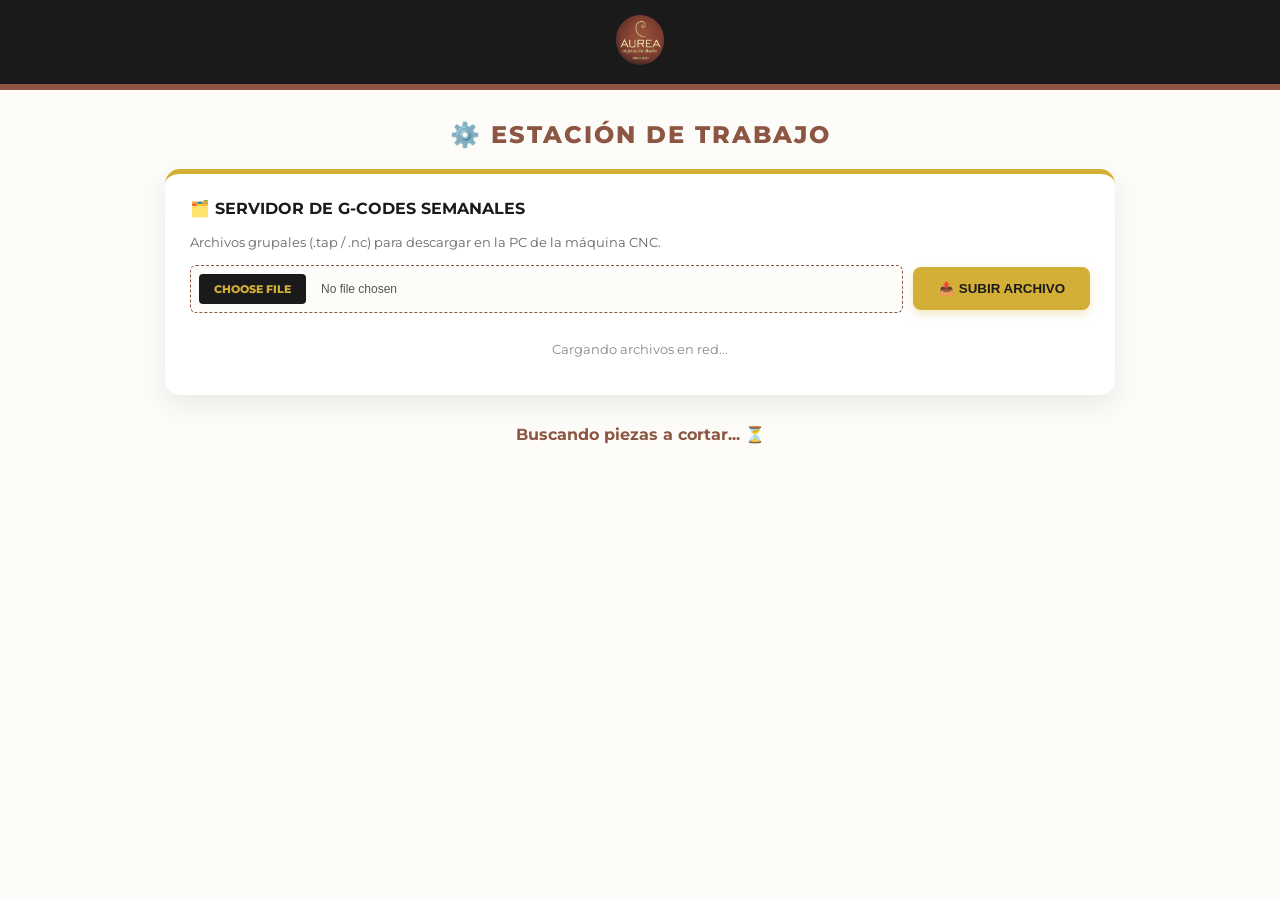
<file: taller.html>
<!DOCTYPE html>
<html lang="es">

<head>
    <meta charset="UTF-8">
    <title>Producción - Áurea</title>
    <link rel="stylesheet" href="estilos.css">
    <link rel="icon" type="image/png" href="favicon.png">
</head>

<body>
    <div class="header-sistema">
        <img src="logo aurea.png" alt="Áurea Deco">
    </div>

    <h2>⚙️ ESTACIÓN DE TRABAJO </h2>

    <div
        style="background: white; padding: 25px; border-radius: 15px; box-shadow: var(--sombra); margin: 0 auto 30px auto; max-width: 900px; border-top: 5px solid var(--dorado);">
        <h3 style="margin-top:0; color: var(--antracita); text-transform: uppercase; font-size: 16px;">🗂️ Servidor de
            G-Codes Semanales</h3>
        <p style="font-size: 13px; color: #666; margin-bottom: 15px;">Archivos grupales (.tap / .nc) para descargar en
            la PC de la máquina CNC.</p>

        <div style="display: flex; gap: 10px; margin-bottom: 15px; align-items: center;">
            <input type="file" id="archivo-semanal" accept=".tap,.nc,.txt,.rar,.zip" style="margin: 0; flex: 1;">
            <button id="btn-subir-semanal" onclick="subirGcodeSemanal()" class="btn-aurea">📤 Subir Archivo</button>
        </div>

        <div id="lista-gcodes-semanales"
            style="display: flex; flex-direction: column; gap: 10px; max-height: 200px; overflow-y: auto;">
            <p style="color:#888; font-size:13px; text-align: center;">Cargando archivos en red...</p>
        </div>
    </div>

    <div id="cargando" style="text-align:center; font-weight:bold; color:var(--oxido);">Buscando piezas a cortar... ⏳
    </div>
    <div class="contenedor-tarjetas" id="contenedor-tarjetas"></div>

    <script src="taller.js?v=2"></script>
    </body>
    
    </html>
</file>
<file: estilos.css>
@import url('https://fonts.googleapis.com/css2?family=Montserrat:wght@300;400;600;800&display=swap');

:root {
    --bg-natural: #fdfcf8;
    --antracita: #1a1a1a;
    --oxido: #8c5642;
    --dorado: #d4af37;
    --blanco: #ffffff;
    --sombra: 0 10px 30px rgba(0, 0, 0, 0.08);
}

body {
    font-family: 'Montserrat', sans-serif;
    background-color: var(--bg-natural);
    color: var(--antracita);
    margin: 0;
    padding: 0;
}

/* Header General */
.header-sistema {
    background-color: var(--antracita);
    padding: 15px;
    /* Reducimos el padding para ahorrar espacio */
    text-align: center;
    border-bottom: 6px solid var(--oxido);
}

.header-sistema img {
    /* Esta es la clave para que sea miniatura */
    max-height: 50px;
    /* Ajustá este número (50px es pequeño y prolijo) */
    width: auto;
    object-fit: contain;
}

h2 {
    font-weight: 800;
    color: var(--oxido);
    text-align: center;
    text-transform: uppercase;
    letter-spacing: 2px;
    margin-top: 30px;
}

/* Botones Áurea */
.btn-aurea {
    background-color: var(--dorado);
    color: var(--antracita);
    border: none;
    padding: 14px 25px;
    border-radius: 8px;
    font-weight: 700;
    cursor: pointer;
    transition: 0.3s ease;
    text-transform: uppercase;
    box-shadow: 0 4px 10px rgba(212, 175, 55, 0.3);
    text-align: center;
    text-decoration: none;
    display: inline-block;
}

.btn-aurea:hover {
    background-color: var(--oxido);
    color: white;
    transform: translateY(-2px);
}

/* Ficha de Pedido (Mostrador) */
.ficha-contenedor {
    background: white;
    max-width: 800px;
    margin: 30px auto;
    padding: 40px;
    border: 1px solid #eee;
    box-shadow: var(--sombra);
}

.bloque-header {
    display: flex;
    justify-content: space-between;
    border-bottom: 3px solid var(--antracita);
    padding-bottom: 15px;
    margin-bottom: 20px;
}

.logo-box h1 {
    margin: 0;
    font-weight: 800;
    font-size: 28px;
    letter-spacing: 4px;
}

.titulo-seccion {
    background: var(--antracita);
    color: var(--dorado);
    padding: 8px 15px;
    font-weight: 800;
    margin: 20px 0 10px 0;
    font-size: 13px;
}

.contenido-grid {
    display: grid;
    grid-template-columns: 1fr 1fr;
    gap: 15px;
}

.fila {
    border-bottom: 1px dotted #ccc;
    padding: 8px 0;
    font-size: 13px;
}

.completa {
    grid-column: span 2;
}

.dato-llenar {
    font-weight: 600;
    color: var(--oxido);
    text-transform: uppercase;
}

/* Tarjetas de Trabajo (Diseño, Taller, Ventas) */
.contenedor-tarjetas {
    display: flex;
    flex-wrap: wrap;
    gap: 25px;
    justify-content: center;
    padding: 20px;
}

.tarjeta-aurea {
    background: white;
    border-radius: 15px;
    padding: 25px;
    width: 320px;
    box-shadow: var(--sombra);
    border-top: 8px solid var(--oxido);
    display: flex;
    flex-direction: column;
}

.caja-resaltada {
    background: #f9f7f2;
    padding: 15px;
    border-radius: 8px;
    border-left: 4px solid var(--dorado);
    margin: 15px 0;
    font-family: monospace;
}

/* Tablero */
.aurea-table {
    width: 100%;
    max-width: 1200px;
    margin: 20px auto;
    border-collapse: collapse;
    background: white;
    border-radius: 12px;
    overflow: hidden;
    box-shadow: var(--sombra);
}

.aurea-table th {
    background: var(--antracita);
    color: var(--dorado);
    padding: 15px;
    text-align: left;
}

.aurea-table td {
    padding: 15px;
    border-bottom: 1px solid #eee;
}
/* --- MAGIA PARA LOS BOTONES DE SUBIR ARCHIVOS --- */
input[type="file"] {
    background: #fdfcf8;
    padding: 8px;
    border: 1px dashed var(--oxido);
    border-radius: 6px;
    color: #555;
    font-size: 12px;
    cursor: pointer;
    width: 100%;
    margin-bottom: 15px;
}

input[type="file"]::file-selector-button {
    background: var(--antracita);
    color: var(--dorado);
    border: none;
    padding: 8px 15px;
    border-radius: 4px;
    font-weight: 800;
    cursor: pointer;
    margin-right: 15px;
    transition: 0.3s;
    text-transform: uppercase;
    font-family: 'Montserrat', sans-serif;
    font-size: 11px;
}

input[type="file"]::file-selector-button:hover {
    background: var(--oxido);
    color: white;
}

/* --- TABLA PREMIUM PARA EL MONITOR --- */
.aurea-table {
    border-collapse: separate;
    border-spacing: 0;
    box-shadow: var(--sombra);
    border-radius: 12px;
    overflow: hidden;
    width: 100%;
    max-width: 1200px;
    margin: 20px auto;
    background: white;
}

.aurea-table th {
    background: var(--antracita);
    color: var(--dorado);
    padding: 18px;
    text-transform: uppercase;
    font-size: 13px;
    letter-spacing: 1px;
    border-bottom: 4px solid var(--oxido);
}

.aurea-table td {
    padding: 18px;
    border-bottom: 1px solid #f0f0f0;
    font-size: 14px;
    color: var(--antracita);
}

.aurea-table tr:last-child td {
    border-bottom: none;
}

.aurea-table tr:hover td {
    background-color: #fcfbf9;
}

.etiqueta-estado {
    padding: 6px 12px;
    border-radius: 20px;
    font-size: 12px;
    font-weight: 800;
}
/* --- CHECKLIST DE TALLER --- */
.lista-pasos {
    background: var(--gris-suave);
    padding: 15px;
    border-radius: 8px;
    display: flex;
    flex-direction: column;
    gap: 8px;
    margin-bottom: 10px;
}

.paso-item {
    display: flex;
    align-items: center;
    gap: 10px;
    font-size: 13px;
    font-weight: 600;
    color: var(--antracita);
    cursor: pointer;
    transition: 0.2s;
}

.paso-item input[type="checkbox"] {
    width: 18px;
    height: 18px;
    accent-color: var(--dorado);
    cursor: pointer;
    margin: 0;
}

.paso-item.tachado {
    color: #aaa;
    text-decoration: line-through;
}
/* =========================================================
   🚀 UPGRADE VISUAL: ÁUREA DECO V2.0 (UX INDUSTRIAL)
   ========================================================= */

/* 1. FLOTACIÓN EN TARJETAS DE PEDIDOS */
.tarjeta-aurea,
.tarjeta-stock {
    transition: transform 0.3s ease, box-shadow 0.3s ease, border-color 0.3s ease;
    will-change: transform, box-shadow;
}

.tarjeta-aurea:hover,
.tarjeta-stock:hover {
    transform: translateY(-5px);
    box-shadow: 0 12px 25px rgba(0, 0, 0, 0.12);
    border-top-width: 8px;
    /* Hace que la línea de color superior se vea más gruesa al mirarla */
}

/* 2. EFECTO PULSADOR FÍSICO EN TODOS LOS BOTONES */
button,
.btn-aurea,
.btn-portal {
    transition: all 0.2s cubic-bezier(0.25, 0.8, 0.25, 1);
}

button:hover,
.btn-aurea:hover {
    filter: brightness(1.1);
    /* Lo hace un poco más brillante */
    box-shadow: 0 4px 10px rgba(0, 0, 0, 0.15);
}

button:active,
.btn-aurea:active {
    transform: scale(0.96) translateY(2px);
    /* Se hunde como un botón real */
    box-shadow: 0 1px 3px rgba(0, 0, 0, 0.1);
}

/* 3. LATIDO LED PARA SEMÁFOROS ROJOS Y STOCK BAJO */
@keyframes latido-alerta {
    0% {
        box-shadow: 0 0 0 0 rgba(220, 53, 69, 0.4);
    }

    70% {
        box-shadow: 0 0 0 10px rgba(220, 53, 69, 0);
    }

    100% {
        box-shadow: 0 0 0 0 rgba(220, 53, 69, 0);
    }
}

.tarjeta-stock.alerta,
.tarjeta-aurea[style*="border-top-color: var(--oxido)"] {
    animation: latido-alerta 2s infinite;
}

/* 4. CARGA SUAVE (FADE-IN) PARA QUE NO APAREZCA DE GOLPE */
@keyframes aparecerSuave {
    from {
        opacity: 0;
        transform: translateY(10px);
    }

    to {
        opacity: 1;
        transform: translateY(0);
    }
}

#contenedor-tarjetas,
#grid-taller,
#grid-embalaje,
#grid-accesorios {
    animation: aparecerSuave 0.6s ease-out forwards;
}
/* =========================================================
   5. NOTIFICACIONES FLOTANTES (TOASTS) - CONFIRMACIÓN VISUAL
   ========================================================= */
#contenedor-toast {
    position: fixed;
    bottom: 30px;
    right: 30px;
    z-index: 10000;
    display: flex;
    flex-direction: column;
    gap: 10px;
    pointer-events: none;
    /* Para que no te bloquee hacer clic en otras cosas */
}

.toast-aurea {
    background: #fffcf5;
    /* Blanco cálido de Áurea */
    color: #1a1a1a;
    padding: 16px 24px;
    border-radius: 8px;
    box-shadow: 0 10px 30px rgba(0, 0, 0, 0.25);
    font-family: 'Montserrat', sans-serif;
    font-size: 15px;
    font-weight: 800;
    display: flex;
    align-items: center;
    gap: 15px;
    /* Efecto resorte de entrada */
    transform: translateX(120%);
    transition: transform 0.4s cubic-bezier(0.68, -0.55, 0.265, 1.55), opacity 0.4s ease;
    opacity: 0;
    border-left: 8px solid #28a745;
    /* Línea verde súper gruesa para el éxito */
}

.toast-aurea.mostrar {
    transform: translateX(0);
    opacity: 1;
}

.toast-aurea.error {
    border-left-color: #dc3545;
}

/* Línea roja para errores */
/* =========================================================
   6. ANIMACIONES INDUSTRIALES PARA EMOJIS (MICRO-ZONAS)
   ========================================================= */
/* Titileo sutil para la Oficina */
@keyframes pulso-luz {
    0% {
        opacity: 1;
        transform: scale(1);
    }

    50% {
        opacity: 0.6;
        transform: scale(1.1);
    }

    100% {
        opacity: 1;
        transform: scale(1);
    }
}

.anim-oficina {
    display: inline-block;
    animation: pulso-luz 2s ease-in-out infinite;
    color: #d4af37;
}

/* Engranaje giratorio continuo para la fábrica */
@keyframes giro-engranaje {
    100% {
        transform: rotate(360deg);
    }
}

.anim-fabrica {
    display: inline-block;
    animation: giro-engranaje 4s linear infinite;
    transform-origin: center;
    color: #004085;
}

/* Salto de la cajita para logística/despacho */
@keyframes flecha-caja {
    0% {
        transform: translateY(0);
    }

    50% {
        transform: translateY(-4px);
    }

    100% {
        transform: translateY(0);
    }
}

.anim-despacho {
    display: inline-block;
    animation: flecha-caja 1.5s ease-in-out infinite;
}

/* =========================================================
   7. EFECTO VIDRIO ESMERILADO (GLASSMORPHISM) GLOBAL
   ========================================================= */
.efecto-vidrio {
    background: rgba(255, 252, 245, 0.85) !important;
    backdrop-filter: blur(12px);
    -webkit-backdrop-filter: blur(12px);
    border: 1px solid rgba(255, 255, 255, 0.4);
    box-shadow: 0 10px 30px rgba(0, 0, 0, 0.15);
}
</file>
